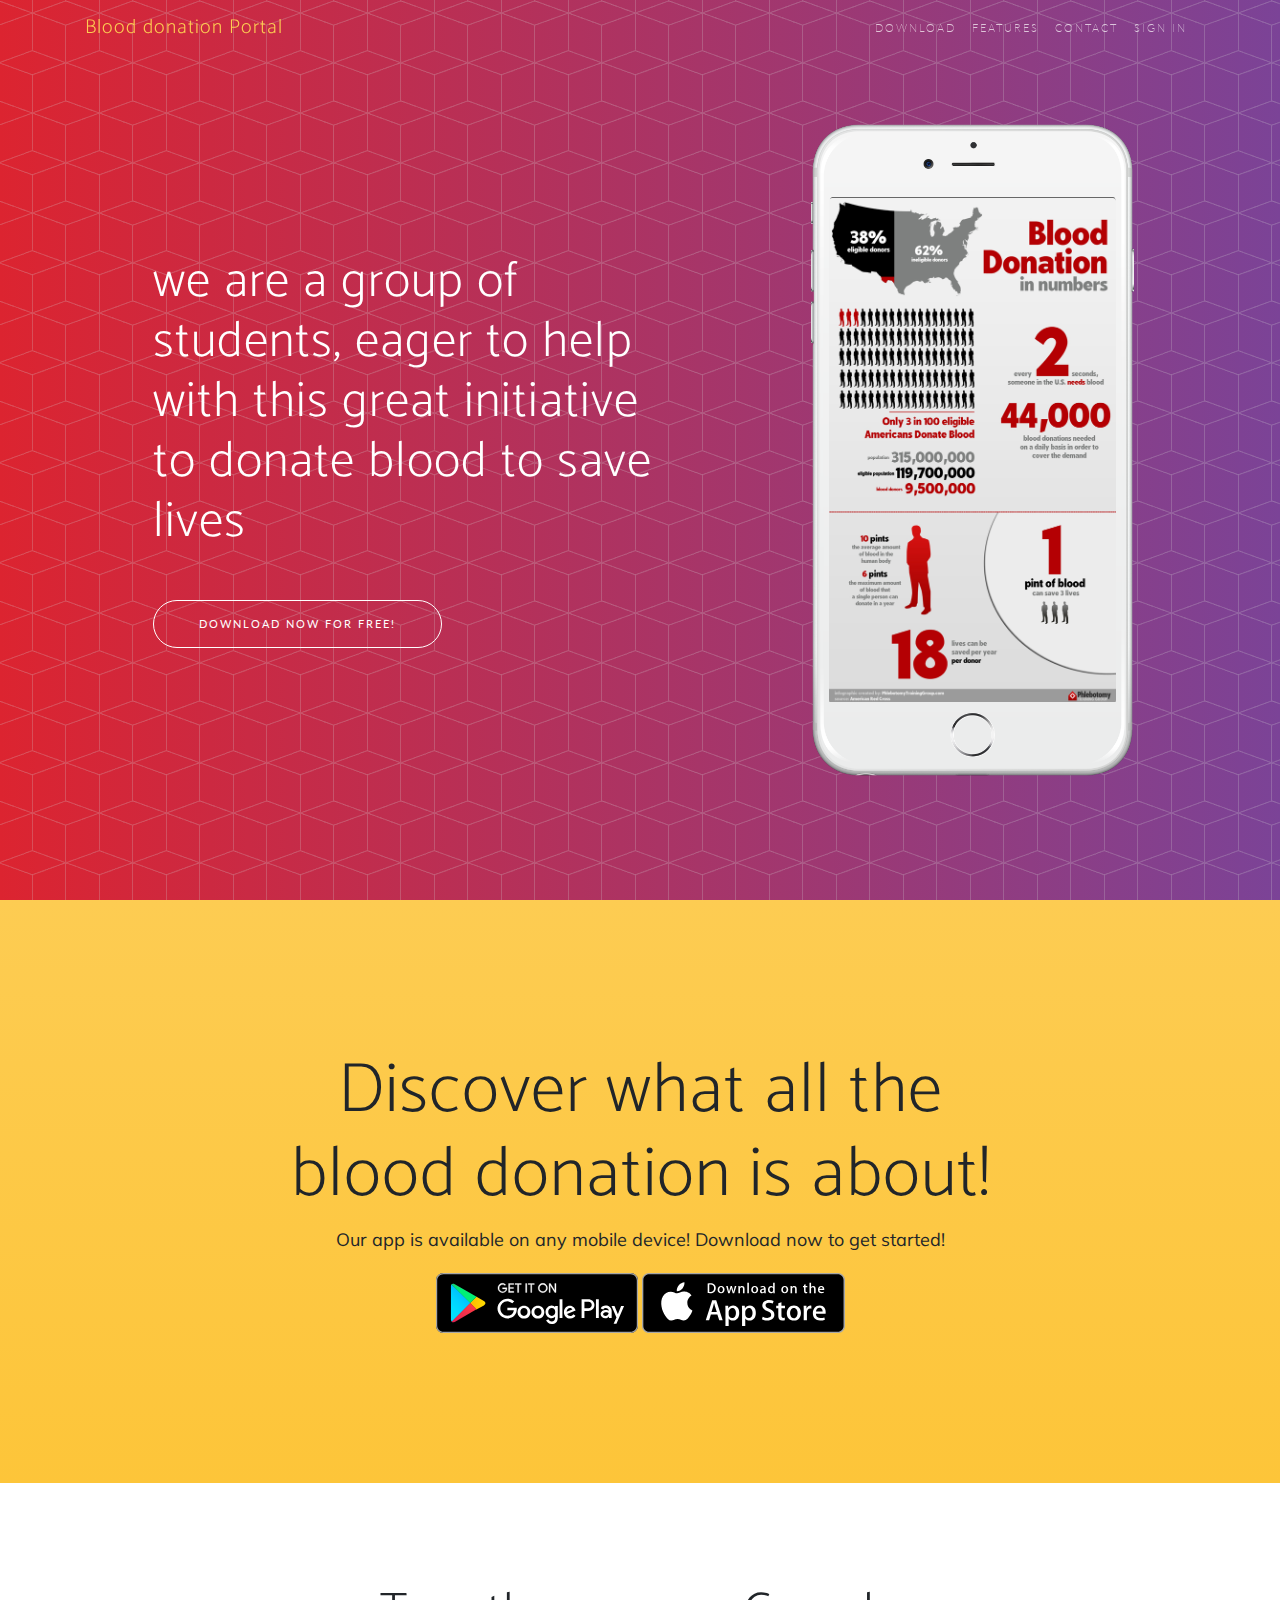
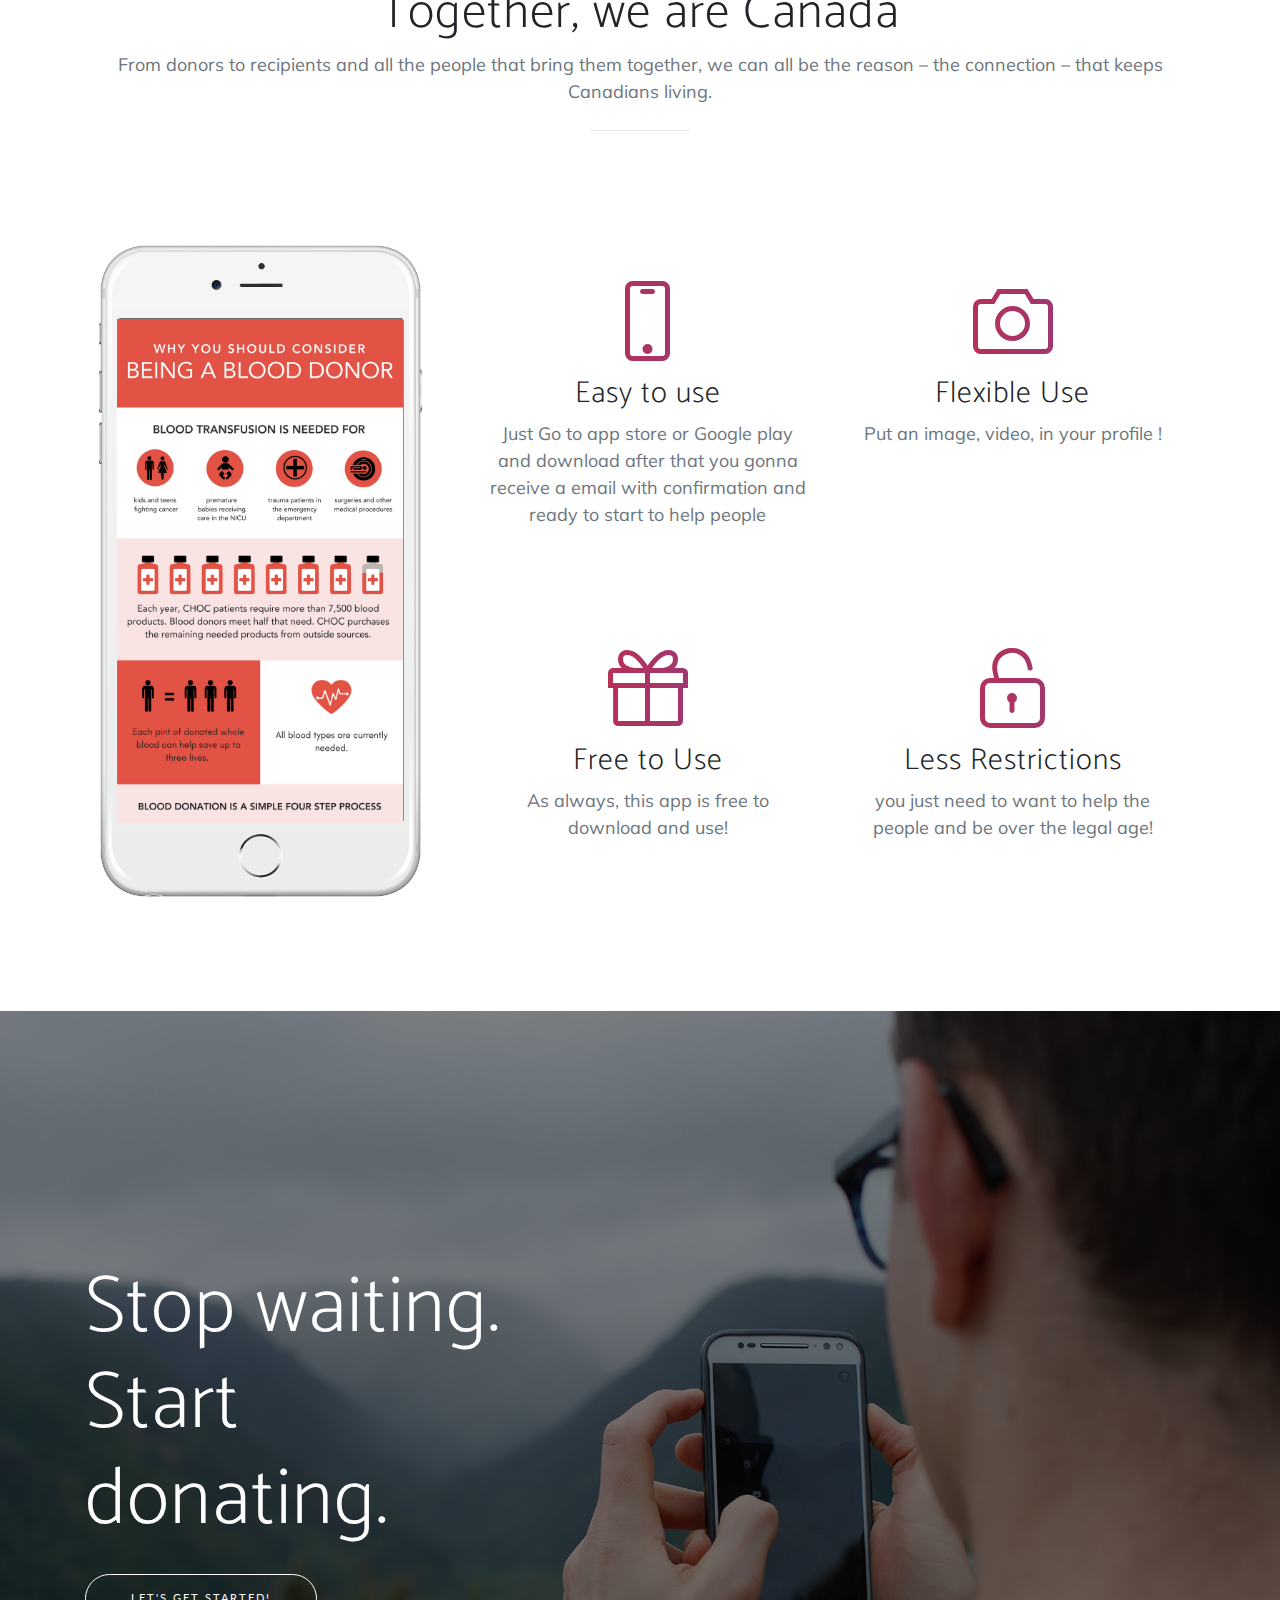
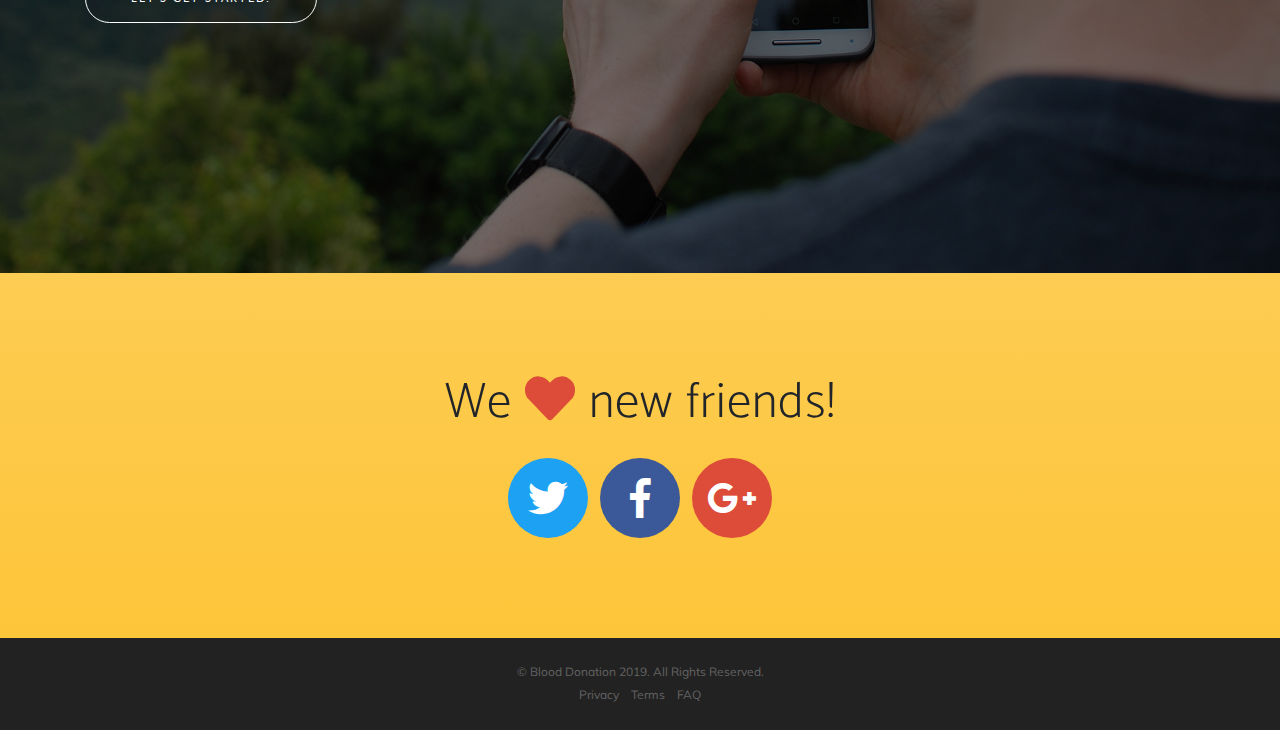
<file: index.html>
<!DOCTYPE html>
<html lang="en">

<head>

  <meta charset="utf-8">
  <meta name="viewport" content="width=device-width, initial-scale=1, shrink-to-fit=no">
  <meta name="description" content="">
  <meta name="author" content="">

  <title>Blood Donation</title>

  <!-- Bootstrap core CSS -->
  <link href="vendor/bootstrap/css/bootstrap.min.css" rel="stylesheet">

  <!-- Custom fonts for this template -->
  <link href="vendor/fontawesome-free/css/all.min.css" rel="stylesheet">
  <link rel="stylesheet" href="vendor/simple-line-icons/css/simple-line-icons.css">
  <link href="https://fonts.googleapis.com/css?family=Lato" rel="stylesheet">
  <link href="https://fonts.googleapis.com/css?family=Catamaran:100,200,300,400,500,600,700,800,900" rel="stylesheet">
  <link href="https://fonts.googleapis.com/css?family=Muli" rel="stylesheet">

  <!-- Plugin CSS -->
  <link rel="stylesheet" href="device-mockups/device-mockups.min.css">

  <!-- Custom styles for this template -->
  <link href="css/new-age.min.css" rel="stylesheet">

</head>

<body id="page-top">

  <!-- Navigation -->
  <nav class="navbar navbar-expand-lg navbar-light fixed-top" id="mainNav">
    <div class="container">
      <a class="navbar-brand js-scroll-trigger" href="#page-top">Blood donation Portal</a>
      <button class="navbar-toggler navbar-toggler-right" type="button" data-toggle="collapse" data-target="#navbarResponsive" aria-controls="navbarResponsive" aria-expanded="false" aria-label="Toggle navigation">
        Menu
        <i class="fas fa-bars"></i>
      </button>
      <div class="collapse navbar-collapse" id="navbarResponsive">
        <ul class="navbar-nav ml-auto">
          <li class="nav-item">
            <a class="nav-link js-scroll-trigger" href="#download">Download</a>
          </li>
          <li class="nav-item">
            <a class="nav-link js-scroll-trigger" href="#features">Features</a>
          </li>
          <li class="nav-item">
            <a class="nav-link js-scroll-trigger" href="#contact">Contact</a>
          </li>
          <li class="nav-item">
            <a class="nav-link js-scroll-trigger" href="login.html">Sign In</a>
          </li>
        </ul>
      </div>
    </div>
  </nav>

  <header class="masthead">
    <div class="container h-100">
      <div class="row h-100">
        <div class="col-lg-7 my-auto">
          <div class="header-content mx-auto">
            <h1 class="mb-5">we are a group of students, eager to help with this great initiative to donate blood to save lives </h1>
            <a href="#download" class="btn btn-outline btn-xl js-scroll-trigger">Download now for Free!</a>
          </div>
        </div>
        <div class="col-lg-5 my-auto">
          <div class="device-container">
            <div class="device-mockup iphone6_plus portrait white">
              <div class="device">
                <div class="screen">
                  <!-- Demo image for screen mockup, you can put an image here, some HTML, an animation, video, or anything else! -->
                  <img src="img/demo-screen-1.jpg" class="img-fluid" alt="">
                </div>
                <div class="button">
                  <!-- You can hook the "home button" to some JavaScript events or just remove it -->
                </div>
              </div>
            </div>
          </div>
        </div>
      </div>
    </div>
  </header>

  <section class="download bg-primary text-center" id="download">
    <div class="container">
      <div class="row">
        <div class="col-md-8 mx-auto">
          <h2 class="section-heading">Discover what all the blood donation is about!</h2>
          <p>Our app is available on any mobile device! Download now to get started!</p>
          <div class="badges">
            <a class="badge-link" href="https://play.google.com/store/apps/details?id=com.centennial.donateblood"><img src="img/google-play-badge.svg" alt=""></a>
            <a class="badge-link" href="#"><img src="img/app-store-badge.svg" alt=""></a>
          </div>
        </div>
      </div>
    </div>
  </section>

  <section class="features" id="features">
    <div class="container">
      <div class="section-heading text-center">
        <h2>Together, we are Canada </h2>
        <p class="text-muted">From donors to recipients and all the people that bring them together,
          we can all be the reason – the connection – that keeps Canadians living.</p>
        <hr>
      </div>
      <div class="row">
        <div class="col-lg-4 my-auto">
          <div class="device-container">
            <div class="device-mockup iphone6_plus portrait white">
              <div class="device">
                <div class="screen">
                  <!-- Demo image for screen mockup, you can put an image here, some HTML, an animation, video, or anything else! -->
                  <img src="img/demo-screen-2.png" class="img-fluid" alt="">
                </div>
                <div class="button">
                  <!-- You can hook the "home button" to some JavaScript events or just remove it -->
                </div>
              </div>
            </div>
          </div>
        </div>
        <div class="col-lg-8 my-auto">
          <div class="container-fluid">
            <div class="row">
              <div class="col-lg-6">
                <div class="feature-item">
                  <i class="icon-screen-smartphone text-primary"></i>
                  <h3>Easy to use</h3>
                  <p class="text-muted">Just Go to app store or Google play and download after that you gonna receive a email with confirmation and ready to start to help people</p>
                </div>
              </div>
              <div class="col-lg-6">
                <div class="feature-item">
                  <i class="icon-camera text-primary"></i>
                  <h3>Flexible Use</h3>
                  <p class="text-muted">Put an image, video, in your profile !</p>
                </div>
              </div>
            </div>
            <div class="row">
              <div class="col-lg-6">
                <div class="feature-item">
                  <i class="icon-present text-primary"></i>
                  <h3>Free to Use</h3>
                  <p class="text-muted">As always, this app is free to download and use!</p>
                </div>
              </div>
              <div class="col-lg-6">
                <div class="feature-item">
                  <i class="icon-lock-open text-primary"></i>
                  <h3>Less Restrictions</h3>
                  <p class="text-muted">you just need to want to help the people and be over the legal age!</p>
                </div>
              </div>
            </div>
          </div>
        </div>
      </div>
    </div>
  </section>

  <section class="cta">
    <div class="cta-content">
      <div class="container">
        <h2>Stop waiting.<br>Start donating.</h2>
        <a href="#contact" class="btn btn-outline btn-xl js-scroll-trigger">Let's Get Started!</a>
      </div>
    </div>
    <div class="overlay"></div>
  </section>

  <section class="contact bg-primary" id="contact">
    <div class="container">
      <h2>We
        <i class="fas fa-heart"></i>
        new friends!</h2>
      <ul class="list-inline list-social">
        <li class="list-inline-item social-twitter">
          <a href="#">
            <i class="fab fa-twitter"></i>
          </a>
        </li>
        <li class="list-inline-item social-facebook">
          <a href="#">
            <i class="fab fa-facebook-f"></i>
          </a>
        </li>
        <li class="list-inline-item social-google-plus">
          <a href="#">
            <i class="fab fa-google-plus-g"></i>
          </a>
        </li>
      </ul>
    </div>
  </section>

  <footer>
    <div class="container">
      <p>&copy; Blood Donation 2019. All Rights Reserved.</p>
      <ul class="list-inline">
        <li class="list-inline-item">
          <a href="#">Privacy</a>
        </li>
        <li class="list-inline-item">
          <a href="#">Terms</a>
        </li>
        <li class="list-inline-item">
          <a href="#">FAQ</a>
        </li>
      </ul>
    </div>
  </footer>

  <!-- Bootstrap core JavaScript -->
  <script src="vendor/jquery/jquery.min.js"></script>
  <script src="vendor/bootstrap/js/bootstrap.bundle.min.js"></script>

  <!-- Plugin JavaScript -->
  <script src="vendor/jquery-easing/jquery.easing.min.js"></script>

  <!-- Custom scripts for this template -->
  <script src="js/new-age.min.js"></script>

</body>

</html>
</file>
<file: vendor/simple-line-icons/css/simple-line-icons.css>
@font-face {
  font-family: 'simple-line-icons';
  src: url('../fonts/Simple-Line-Icons.eot?v=2.4.0');
  src: url('../fonts/Simple-Line-Icons.eot?v=2.4.0#iefix') format('embedded-opentype'), url('../fonts/Simple-Line-Icons.woff2?v=2.4.0') format('woff2'), url('../fonts/Simple-Line-Icons.ttf?v=2.4.0') format('truetype'), url('../fonts/Simple-Line-Icons.woff?v=2.4.0') format('woff'), url('../fonts/Simple-Line-Icons.svg?v=2.4.0#simple-line-icons') format('svg');
  font-weight: normal;
  font-style: normal;
}
/*
 Use the following CSS code if you want to have a class per icon.
 Instead of a list of all class selectors, you can use the generic [class*="icon-"] selector, but it's slower:
*/
.icon-user,
.icon-people,
.icon-user-female,
.icon-user-follow,
.icon-user-following,
.icon-user-unfollow,
.icon-login,
.icon-logout,
.icon-emotsmile,
.icon-phone,
.icon-call-end,
.icon-call-in,
.icon-call-out,
.icon-map,
.icon-location-pin,
.icon-direction,
.icon-directions,
.icon-compass,
.icon-layers,
.icon-menu,
.icon-list,
.icon-options-vertical,
.icon-options,
.icon-arrow-down,
.icon-arrow-left,
.icon-arrow-right,
.icon-arrow-up,
.icon-arrow-up-circle,
.icon-arrow-left-circle,
.icon-arrow-right-circle,
.icon-arrow-down-circle,
.icon-check,
.icon-clock,
.icon-plus,
.icon-minus,
.icon-close,
.icon-event,
.icon-exclamation,
.icon-organization,
.icon-trophy,
.icon-screen-smartphone,
.icon-screen-desktop,
.icon-plane,
.icon-notebook,
.icon-mustache,
.icon-mouse,
.icon-magnet,
.icon-energy,
.icon-disc,
.icon-cursor,
.icon-cursor-move,
.icon-crop,
.icon-chemistry,
.icon-speedometer,
.icon-shield,
.icon-screen-tablet,
.icon-magic-wand,
.icon-hourglass,
.icon-graduation,
.icon-ghost,
.icon-game-controller,
.icon-fire,
.icon-eyeglass,
.icon-envelope-open,
.icon-envelope-letter,
.icon-bell,
.icon-badge,
.icon-anchor,
.icon-wallet,
.icon-vector,
.icon-speech,
.icon-puzzle,
.icon-printer,
.icon-present,
.icon-playlist,
.icon-pin,
.icon-picture,
.icon-handbag,
.icon-globe-alt,
.icon-globe,
.icon-folder-alt,
.icon-folder,
.icon-film,
.icon-feed,
.icon-drop,
.icon-drawer,
.icon-docs,
.icon-doc,
.icon-diamond,
.icon-cup,
.icon-calculator,
.icon-bubbles,
.icon-briefcase,
.icon-book-open,
.icon-basket-loaded,
.icon-basket,
.icon-bag,
.icon-action-undo,
.icon-action-redo,
.icon-wrench,
.icon-umbrella,
.icon-trash,
.icon-tag,
.icon-support,
.icon-frame,
.icon-size-fullscreen,
.icon-size-actual,
.icon-shuffle,
.icon-share-alt,
.icon-share,
.icon-rocket,
.icon-question,
.icon-pie-chart,
.icon-pencil,
.icon-note,
.icon-loop,
.icon-home,
.icon-grid,
.icon-graph,
.icon-microphone,
.icon-music-tone-alt,
.icon-music-tone,
.icon-earphones-alt,
.icon-earphones,
.icon-equalizer,
.icon-like,
.icon-dislike,
.icon-control-start,
.icon-control-rewind,
.icon-control-play,
.icon-control-pause,
.icon-control-forward,
.icon-control-end,
.icon-volume-1,
.icon-volume-2,
.icon-volume-off,
.icon-calendar,
.icon-bulb,
.icon-chart,
.icon-ban,
.icon-bubble,
.icon-camrecorder,
.icon-camera,
.icon-cloud-download,
.icon-cloud-upload,
.icon-envelope,
.icon-eye,
.icon-flag,
.icon-heart,
.icon-info,
.icon-key,
.icon-link,
.icon-lock,
.icon-lock-open,
.icon-magnifier,
.icon-magnifier-add,
.icon-magnifier-remove,
.icon-paper-clip,
.icon-paper-plane,
.icon-power,
.icon-refresh,
.icon-reload,
.icon-settings,
.icon-star,
.icon-symbol-female,
.icon-symbol-male,
.icon-target,
.icon-credit-card,
.icon-paypal,
.icon-social-tumblr,
.icon-social-twitter,
.icon-social-facebook,
.icon-social-instagram,
.icon-social-linkedin,
.icon-social-pinterest,
.icon-social-github,
.icon-social-google,
.icon-social-reddit,
.icon-social-skype,
.icon-social-dribbble,
.icon-social-behance,
.icon-social-foursqare,
.icon-social-soundcloud,
.icon-social-spotify,
.icon-social-stumbleupon,
.icon-social-youtube,
.icon-social-dropbox,
.icon-social-vkontakte,
.icon-social-steam {
  font-family: 'simple-line-icons';
  speak: none;
  font-style: normal;
  font-weight: normal;
  font-variant: normal;
  text-transform: none;
  line-height: 1;
  /* Better Font Rendering =========== */
  -webkit-font-smoothing: antialiased;
  -moz-osx-font-smoothing: grayscale;
}
.icon-user:before {
  content: "\e005";
}
.icon-people:before {
  content: "\e001";
}
.icon-user-female:before {
  content: "\e000";
}
.icon-user-follow:before {
  content: "\e002";
}
.icon-user-following:before {
  content: "\e003";
}
.icon-user-unfollow:before {
  content: "\e004";
}
.icon-login:before {
  content: "\e066";
}
.icon-logout:before {
  content: "\e065";
}
.icon-emotsmile:before {
  content: "\e021";
}
.icon-phone:before {
  content: "\e600";
}
.icon-call-end:before {
  content: "\e048";
}
.icon-call-in:before {
  content: "\e047";
}
.icon-call-out:before {
  content: "\e046";
}
.icon-map:before {
  content: "\e033";
}
.icon-location-pin:before {
  content: "\e096";
}
.icon-direction:before {
  content: "\e042";
}
.icon-directions:before {
  content: "\e041";
}
.icon-compass:before {
  content: "\e045";
}
.icon-layers:before {
  content: "\e034";
}
.icon-menu:before {
  content: "\e601";
}
.icon-list:before {
  content: "\e067";
}
.icon-options-vertical:before {
  content: "\e602";
}
.icon-options:before {
  content: "\e603";
}
.icon-arrow-down:before {
  content: "\e604";
}
.icon-arrow-left:before {
  content: "\e605";
}
.icon-arrow-right:before {
  content: "\e606";
}
.icon-arrow-up:before {
  content: "\e607";
}
.icon-arrow-up-circle:before {
  content: "\e078";
}
.icon-arrow-left-circle:before {
  content: "\e07a";
}
.icon-arrow-right-circle:before {
  content: "\e079";
}
.icon-arrow-down-circle:before {
  content: "\e07b";
}
.icon-check:before {
  content: "\e080";
}
.icon-clock:before {
  content: "\e081";
}
.icon-plus:before {
  content: "\e095";
}
.icon-minus:before {
  content: "\e615";
}
.icon-close:before {
  content: "\e082";
}
.icon-event:before {
  content: "\e619";
}
.icon-exclamation:before {
  content: "\e617";
}
.icon-organization:before {
  content: "\e616";
}
.icon-trophy:before {
  content: "\e006";
}
.icon-screen-smartphone:before {
  content: "\e010";
}
.icon-screen-desktop:before {
  content: "\e011";
}
.icon-plane:before {
  content: "\e012";
}
.icon-notebook:before {
  content: "\e013";
}
.icon-mustache:before {
  content: "\e014";
}
.icon-mouse:before {
  content: "\e015";
}
.icon-magnet:before {
  content: "\e016";
}
.icon-energy:before {
  content: "\e020";
}
.icon-disc:before {
  content: "\e022";
}
.icon-cursor:before {
  content: "\e06e";
}
.icon-cursor-move:before {
  content: "\e023";
}
.icon-crop:before {
  content: "\e024";
}
.icon-chemistry:before {
  content: "\e026";
}
.icon-speedometer:before {
  content: "\e007";
}
.icon-shield:before {
  content: "\e00e";
}
.icon-screen-tablet:before {
  content: "\e00f";
}
.icon-magic-wand:before {
  content: "\e017";
}
.icon-hourglass:before {
  content: "\e018";
}
.icon-graduation:before {
  content: "\e019";
}
.icon-ghost:before {
  content: "\e01a";
}
.icon-game-controller:before {
  content: "\e01b";
}
.icon-fire:before {
  content: "\e01c";
}
.icon-eyeglass:before {
  content: "\e01d";
}
.icon-envelope-open:before {
  content: "\e01e";
}
.icon-envelope-letter:before {
  content: "\e01f";
}
.icon-bell:before {
  content: "\e027";
}
.icon-badge:before {
  content: "\e028";
}
.icon-anchor:before {
  content: "\e029";
}
.icon-wallet:before {
  content: "\e02a";
}
.icon-vector:before {
  content: "\e02b";
}
.icon-speech:before {
  content: "\e02c";
}
.icon-puzzle:before {
  content: "\e02d";
}
.icon-printer:before {
  content: "\e02e";
}
.icon-present:before {
  content: "\e02f";
}
.icon-playlist:before {
  content: "\e030";
}
.icon-pin:before {
  content: "\e031";
}
.icon-picture:before {
  content: "\e032";
}
.icon-handbag:before {
  content: "\e035";
}
.icon-globe-alt:before {
  content: "\e036";
}
.icon-globe:before {
  content: "\e037";
}
.icon-folder-alt:before {
  content: "\e039";
}
.icon-folder:before {
  content: "\e089";
}
.icon-film:before {
  content: "\e03a";
}
.icon-feed:before {
  content: "\e03b";
}
.icon-drop:before {
  content: "\e03e";
}
.icon-drawer:before {
  content: "\e03f";
}
.icon-docs:before {
  content: "\e040";
}
.icon-doc:before {
  content: "\e085";
}
.icon-diamond:before {
  content: "\e043";
}
.icon-cup:before {
  content: "\e044";
}
.icon-calculator:before {
  content: "\e049";
}
.icon-bubbles:before {
  content: "\e04a";
}
.icon-briefcase:before {
  content: "\e04b";
}
.icon-book-open:before {
  content: "\e04c";
}
.icon-basket-loaded:before {
  content: "\e04d";
}
.icon-basket:before {
  content: "\e04e";
}
.icon-bag:before {
  content: "\e04f";
}
.icon-action-undo:before {
  content: "\e050";
}
.icon-action-redo:before {
  content: "\e051";
}
.icon-wrench:before {
  content: "\e052";
}
.icon-umbrella:before {
  content: "\e053";
}
.icon-trash:before {
  content: "\e054";
}
.icon-tag:before {
  content: "\e055";
}
.icon-support:before {
  content: "\e056";
}
.icon-frame:before {
  content: "\e038";
}
.icon-size-fullscreen:before {
  content: "\e057";
}
.icon-size-actual:before {
  content: "\e058";
}
.icon-shuffle:before {
  content: "\e059";
}
.icon-share-alt:before {
  content: "\e05a";
}
.icon-share:before {
  content: "\e05b";
}
.icon-rocket:before {
  content: "\e05c";
}
.icon-question:before {
  content: "\e05d";
}
.icon-pie-chart:before {
  content: "\e05e";
}
.icon-pencil:before {
  content: "\e05f";
}
.icon-note:before {
  content: "\e060";
}
.icon-loop:before {
  content: "\e064";
}
.icon-home:before {
  content: "\e069";
}
.icon-grid:before {
  content: "\e06a";
}
.icon-graph:before {
  content: "\e06b";
}
.icon-microphone:before {
  content: "\e063";
}
.icon-music-tone-alt:before {
  content: "\e061";
}
.icon-music-tone:before {
  content: "\e062";
}
.icon-earphones-alt:before {
  content: "\e03c";
}
.icon-earphones:before {
  content: "\e03d";
}
.icon-equalizer:before {
  content: "\e06c";
}
.icon-like:before {
  content: "\e068";
}
.icon-dislike:before {
  content: "\e06d";
}
.icon-control-start:before {
  content: "\e06f";
}
.icon-control-rewind:before {
  content: "\e070";
}
.icon-control-play:before {
  content: "\e071";
}
.icon-control-pause:before {
  content: "\e072";
}
.icon-control-forward:before {
  content: "\e073";
}
.icon-control-end:before {
  content: "\e074";
}
.icon-volume-1:before {
  content: "\e09f";
}
.icon-volume-2:before {
  content: "\e0a0";
}
.icon-volume-off:before {
  content: "\e0a1";
}
.icon-calendar:before {
  content: "\e075";
}
.icon-bulb:before {
  content: "\e076";
}
.icon-chart:before {
  content: "\e077";
}
.icon-ban:before {
  content: "\e07c";
}
.icon-bubble:before {
  content: "\e07d";
}
.icon-camrecorder:before {
  content: "\e07e";
}
.icon-camera:before {
  content: "\e07f";
}
.icon-cloud-download:before {
  content: "\e083";
}
.icon-cloud-upload:before {
  content: "\e084";
}
.icon-envelope:before {
  content: "\e086";
}
.icon-eye:before {
  content: "\e087";
}
.icon-flag:before {
  content: "\e088";
}
.icon-heart:before {
  content: "\e08a";
}
.icon-info:before {
  content: "\e08b";
}
.icon-key:before {
  content: "\e08c";
}
.icon-link:before {
  content: "\e08d";
}
.icon-lock:before {
  content: "\e08e";
}
.icon-lock-open:before {
  content: "\e08f";
}
.icon-magnifier:before {
  content: "\e090";
}
.icon-magnifier-add:before {
  content: "\e091";
}
.icon-magnifier-remove:before {
  content: "\e092";
}
.icon-paper-clip:before {
  content: "\e093";
}
.icon-paper-plane:before {
  content: "\e094";
}
.icon-power:before {
  content: "\e097";
}
.icon-refresh:before {
  content: "\e098";
}
.icon-reload:before {
  content: "\e099";
}
.icon-settings:before {
  content: "\e09a";
}
.icon-star:before {
  content: "\e09b";
}
.icon-symbol-female:before {
  content: "\e09c";
}
.icon-symbol-male:before {
  content: "\e09d";
}
.icon-target:before {
  content: "\e09e";
}
.icon-credit-card:before {
  content: "\e025";
}
.icon-paypal:before {
  content: "\e608";
}
.icon-social-tumblr:before {
  content: "\e00a";
}
.icon-social-twitter:before {
  content: "\e009";
}
.icon-social-facebook:before {
  content: "\e00b";
}
.icon-social-instagram:before {
  content: "\e609";
}
.icon-social-linkedin:before {
  content: "\e60a";
}
.icon-social-pinterest:before {
  content: "\e60b";
}
.icon-social-github:before {
  content: "\e60c";
}
.icon-social-google:before {
  content: "\e60d";
}
.icon-social-reddit:before {
  content: "\e60e";
}
.icon-social-skype:before {
  content: "\e60f";
}
.icon-social-dribbble:before {
  content: "\e00d";
}
.icon-social-behance:before {
  content: "\e610";
}
.icon-social-foursqare:before {
  content: "\e611";
}
.icon-social-soundcloud:before {
  content: "\e612";
}
.icon-social-spotify:before {
  content: "\e613";
}
.icon-social-stumbleupon:before {
  content: "\e614";
}
.icon-social-youtube:before {
  content: "\e008";
}
.icon-social-dropbox:before {
  content: "\e00c";
}
.icon-social-vkontakte:before {
  content: "\e618";
}
.icon-social-steam:before {
  content: "\e620";
}
</file>
<file: device-mockups/device-mockups.min.css>
.device-mockup{position:relative;width:100%;padding-bottom:61.775701%}.device-mockup>.device{position:absolute;top:0;bottom:0;left:0;right:0;width:100%;height:100%;background-size:100% 100%;background-repeat:no-repeat;background-image:url(macbook/macbook.png)}.device-mockup>.device>.screen{position:absolute;top:11.0438729%;bottom:14.6747352%;left:13.364486%;right:13.364486%;overflow:hidden}.device-mockup>.device>.button{position:absolute;top:0;left:0;display:none;overflow:hidden;border-radius:100%;-webkit-border-radius:100%;-moz-border-radius:100%;cursor:pointer}.device-mockup.imac{padding-bottom:81.230769%}.device-mockup.imac>.device{background-image:url(imac/imac.png)}.device-mockup.imac>.device>.screen{top:8.20707071%;bottom:31.6919192%;left:6.61538462%;right:6.61538462%}.device-mockup.macbook{padding-bottom:61.775701%}.device-mockup.macbook>.device{background-image:url(macbook/macbook.png)}.device-mockup.macbook>.device>.screen{top:11.0438729%;bottom:14.6747352%;left:13.364486%;right:13.364486%}.device-mockup.macbook_2015{padding-bottom:57.5%}.device-mockup.macbook_2015.grey>.device,.device-mockup.macbook_2015>.device{background-image:url(macbook_2015/grey.png)}.device-mockup.macbook_2015.silver>.device,.device-mockup.macbook_2015>.device{background-image:url(macbook_2015/silver.png)}.device-mockup.macbook_2015.gold>.device,.device-mockup.macbook_2015>.device{background-image:url(macbook_2015/gold.png)}.device-mockup.macbook_2015>.device>.screen{top:7.5%;bottom:10.9%;left:12.46%;right:12.56%}.device-mockup.iphone5,.device-mockup.iphone5.portrait{padding-bottom:210.57%}.device-mockup.iphone5.landscape{padding-bottom:47.49%}.device-mockup.iphone5.black>.device,.device-mockup.iphone5.portrait.black>.device,.device-mockup.iphone5>.device{background-image:url(iphone5/iphone5_port_black.png)}.device-mockup.iphone5.landscape.black>.device,.device-mockup.iphone5.landscape>.device{background-image:url(iphone5/iphone5_land_black.png)}.device-mockup.iphone5.portrait.white>.device,.device-mockup.iphone5.white>.device{background-image:url(iphone5/iphone5_port_white.png)}.device-mockup.iphone5.landscape.white>.device{background-image:url(iphone5/iphone5_land_white.png)}.device-mockup.iphone5.portrait>.device>.screen,.device-mockup.iphone5>.device>.screen{top:14.78%;bottom:13.78%;left:8.77%;right:7.77%}.device-mockup.iphone5.landscape>.device>.screen{top:7.422488%;bottom:8.422488%;left:14.919127%;right:14.019127%}.device-mockup.iphone5.portrait>.device>.button,.device-mockup.iphone5>.device>.button{display:block;top:88.3%;bottom:2.5%;left:40%;right:40%}.device-mockup.iphone5.landscape>.device>.button{display:block;top:40%;bottom:41%;left:88.4%;right:2.3%}.device-mockup.iphone_se,.device-mockup.iphone_se.portrait{padding-bottom:209.83%}.device-mockup.iphone_se.landscape{padding-bottom:47.66%}.device-mockup.iphone_se.black>.device,.device-mockup.iphone_se.portrait.black>.device,.device-mockup.iphone_se>.device{background-image:url(iphone_se/iphone_se_port_black.png)}.device-mockup.iphone_se.landscape.black>.device,.device-mockup.iphone_se.landscape>.device{background-image:url(iphone_se/iphone_se_land_black.png)}.device-mockup.iphone_se.portrait.white>.device,.device-mockup.iphone_se.white>.device{background-image:url(iphone_se/iphone_se_port_white.png)}.device-mockup.iphone_se.landscape.white>.device{background-image:url(iphone_se/iphone_se_land_white.png)}.device-mockup.iphone_se.gold>.device,.device-mockup.iphone_se.portrait.gold>.device{background-image:url(iphone_se/iphone_se_port_gold.png)}.device-mockup.iphone_se.landscape.gold>.device{background-image:url(iphone_se/iphone_se_land_gold.png)}.device-mockup.iphone_se.portrait.rose>.device,.device-mockup.iphone_se.rose>.device{background-image:url(iphone_se/iphone_se_port_rose.png)}.device-mockup.iphone_se.landscape.rose>.device{background-image:url(iphone_se/iphone_se_land_rose.png)}.device-mockup.iphone_se.portrait>.device>.screen,.device-mockup.iphone_se>.device>.screen{top:16.28%;bottom:16.28%;left:11.77%;right:11.77%}.device-mockup.iphone_se.landscape>.device>.screen{top:11.722488%;bottom:11.722488%;left:16.0191273%;right:16.0191273%}.device-mockup.iphone_se.portrait>.device>.button,.device-mockup.iphone_se>.device>.button{display:block;top:86.3%;bottom:5.5%;left:42%;right:42%}.device-mockup.iphone_se.landscape>.device>.button{display:block;top:42%;bottom:42%;left:86.4%;right:5.1%}.device-mockup.iphone6,.device-mockup.iphone6.portrait{padding-bottom:207.19%}.device-mockup.iphone6.landscape{padding-bottom:48.76%}.device-mockup.iphone6.black>.device,.device-mockup.iphone6.portrait.black>.device,.device-mockup.iphone6>.device{background-image:url(iphone_6/iphone_6_port_black.png)}.device-mockup.iphone6.landscape.black>.device,.device-mockup.iphone6.landscape>.device{background-image:url(iphone_6/iphone_6_land_black.png)}.device-mockup.iphone6.portrait.white>.device,.device-mockup.iphone6.white>.device{background-image:url(iphone_6/iphone_6_port_white.png)}.device-mockup.iphone6.landscape.white>.device{background-image:url(iphone_6/iphone_6_land_white.png)}.device-mockup.iphone6.gold>.device,.device-mockup.iphone6.portrait.gold>.device{background-image:url(iphone_6/iphone_6_port_gold.png)}.device-mockup.iphone6.landscape.gold>.device{background-image:url(iphone_6/iphone_6_land_gold.png)}.device-mockup.iphone6.portrait>.device>.screen,.device-mockup.iphone6>.device>.screen{top:12.58%;bottom:12.88%;left:6.77%;right:6.77%}.device-mockup.iphone6.landscape>.device>.screen{top:6.77%;bottom:6.77%;left:12.58%;right:12.88%}.device-mockup.iphone6.portrait>.device>.button,.device-mockup.iphone6>.device>.button{display:block;top:88.6%;bottom:3.2%;left:42%;right:42%}.device-mockup.iphone6.landscape>.device>.button{display:block;top:42%;bottom:42%;left:88.6%;right:3.2%}.device-mockup.iphone6_plus,.device-mockup.iphone6_plus.portrait{padding-bottom:201.76%}.device-mockup.iphone6_plus.landscape{padding-bottom:49.56%}.device-mockup.iphone6_plus.black>.device,.device-mockup.iphone6_plus.portrait.black>.device,.device-mockup.iphone6_plus>.device{background-image:url(iphone_6_plus/iphone_6_plus_black_port.png)}.device-mockup.iphone6_plus.landscape.black>.device,.device-mockup.iphone6_plus.landscape>.device{background-image:url(iphone_6_plus/iphone_6_plus_black_land.png)}.device-mockup.iphone6_plus.portrait.white>.device,.device-mockup.iphone6_plus.white>.device{background-image:url(iphone_6_plus/iphone_6_plus_white_port.png)}.device-mockup.iphone6_plus.landscape.white>.device{background-image:url(iphone_6_plus/iphone_6_plus_white_land.png)}.device-mockup.iphone6_plus.gold>.device,.device-mockup.iphone6_plus.portrait.gold>.device{background-image:url(iphone_6_plus/iphone_6_plus_gold_port.png)}.device-mockup.iphone6_plus.landscape.gold>.device{background-image:url(iphone_6_plus/iphone_6_plus_gold_land.png)}.device-mockup.iphone6_plus.portrait>.device>.screen,.device-mockup.iphone6_plus>.device>.screen{top:11.58%;bottom:11.58%;left:5.97%;right:5.97%}.device-mockup.iphone6_plus.landscape>.device>.screen{top:5.97%;bottom:5.97%;left:11.38%;right:11.58%}.device-mockup.iphone6_plus.portrait>.device>.button,.device-mockup.iphone6_plus>.device>.button{display:block;top:89.9%;bottom:3.2%;left:43%;right:43%}.device-mockup.iphone6_plus.landscape>.device>.button{display:block;top:43%;bottom:43%;left:89.9%;right:3.2%}.device-mockup.ipad,.device-mockup.ipad.portrait{padding-bottom:128.406276%}.device-mockup.ipad.landscape{padding-bottom:79.9086758%}.device-mockup.ipad.black>.device,.device-mockup.ipad.portrait.black>.device,.device-mockup.ipad>.device{background-image:url(ipad/ipad_port_black.png)}.device-mockup.ipad.portrait.white>.device,.device-mockup.ipad.white>.device{background-image:url(ipad/ipad_port_white.png)}.device-mockup.ipad.landscape.black>.device,.device-mockup.ipad.landscape>.device{background-image:url(ipad/ipad_land_black.png)}.device-mockup.ipad.landscape.white>.device{background-image:url(ipad/ipad_land_white.png)}.device-mockup.ipad.portrait>.device>.screen,.device-mockup.ipad>.device>.screen{top:12.025723%;bottom:12.154341%;left:13.45995%;right:13.45995%}.device-mockup.ipad.landscape>.device>.screen{top:13.87755102%;bottom:13.87755102%;left:11.5459883%;right:11.5459883%}.device-mockup.ipad.portrait>.device>.button,.device-mockup.ipad>.device>.button{display:block;top:90.2%;bottom:5.5%;left:47.3%;right:47.3%}.device-mockup.ipad.landscape>.device>.button{display:block;top:47.3%;bottom:47.3%;left:90.8%;right:4.9%}.device-mockup.ipad_air,.device-mockup.ipad_air.portrait{padding-bottom:141.27%}.device-mockup.ipad_air.landscape{padding-bottom:70.79%}.device-mockup.ipad_air.grey>.device,.device-mockup.ipad_air.portrait.grey>.device,.device-mockup.ipad_air>.device{background-image:url(ipad_air/ipad_air_gray_port.png)}.device-mockup.ipad_air.portrait.silver>.device,.device-mockup.ipad_air.silver>.device{background-image:url(ipad_air/ipad_air_silver_port.png)}.device-mockup.ipad_air.landscape.grey>.device,.device-mockup.ipad_air.landscape>.device{background-image:url(ipad_air/ipad_air_gray_land.png)}.device-mockup.ipad_air.landscape.silver>.device{background-image:url(ipad_air/ipad_air_silver_land.png)}.device-mockup.ipad_air.portrait>.device>.screen,.device-mockup.ipad_air>.device>.screen{top:9.025723%;bottom:9.154341%;left:7.45995%;right:6.45995%}.device-mockup.ipad_air.landscape>.device>.screen{top:6.877551%;bottom:6.877551%;left:9.545988%;right:9.545988%}.device-mockup.ipad_air.portrait>.device>.button,.device-mockup.ipad_air>.device>.button{display:block;top:93.2%;bottom:2.5%;left:47.3%;right:47.3%}.device-mockup.ipad_air.landscape>.device>.button{display:block;top:47.3%;bottom:47.3%;left:93.1%;right:2.1%}.device-mockup.ipad_air_2,.device-mockup.ipad_air_2.portrait{padding-bottom:141.38%}.device-mockup.ipad_air_2.landscape{padding-bottom:70.73%}.device-mockup.ipad_air_2.grey>.device,.device-mockup.ipad_air_2.portrait.grey>.device,.device-mockup.ipad_air_2>.device{background-image:url(ipad_air_2/ipad_air_2_gray_port.png)}.device-mockup.ipad_air_2.portrait.silver>.device,.device-mockup.ipad_air_2.silver>.device{background-image:url(ipad_air_2/ipad_air_2_silver_port.png)}.device-mockup.ipad_air_2.gold>.device,.device-mockup.ipad_air_2.portrait.gold>.device{background-image:url(ipad_air_2/ipad_air_2_gold_port.png)}.device-mockup.ipad_air_2.landscape.grey>.device,.device-mockup.ipad_air_2.landscape>.device{background-image:url(ipad_air_2/ipad_air_2_gray_land.png)}.device-mockup.ipad_air_2.landscape.silver>.device{background-image:url(ipad_air_2/ipad_air_2_silver_land.png)}.device-mockup.ipad_air_2.landscape.gold>.device{background-image:url(ipad_air_2/ipad_air_2_gold_land.png)}.device-mockup.ipad_air_2.portrait>.device>.screen,.device-mockup.ipad_air_2>.device>.screen{top:9.025723%;bottom:8.854341%;left:6.15995%;right:6.15995%}.device-mockup.ipad_air_2.landscape>.device>.screen{top:6.277551%;bottom:6.277551%;left:8.545988%;right:8.545988%}.device-mockup.ipad_air_2.portrait>.device>.button,.device-mockup.ipad_air_2>.device>.button{display:block;top:93.2%;bottom:2.1%;left:46.3%;right:46.5%}.device-mockup.ipad_air_2.landscape>.device>.button{display:block;top:46.5%;bottom:46.8%;left:93.5%;right:1.9%}.device-mockup.ipad_pro,.device-mockup.ipad_pro.portrait{padding-bottom:138.63%}.device-mockup.ipad_pro.landscape{padding-bottom:72.14%}.device-mockup.ipad_pro.grey>.device,.device-mockup.ipad_pro.portrait.grey>.device,.device-mockup.ipad_pro>.device{background-image:url(ipad_pro/ipad_pro_port_black.png)}.device-mockup.ipad_pro.portrait.silver>.device,.device-mockup.ipad_pro.silver>.device{background-image:url(ipad_pro/ipad_pro_port_silver.png)}.device-mockup.ipad_pro.gold>.device,.device-mockup.ipad_pro.portrait.gold>.device{background-image:url(ipad_pro/ipad_pro_port_gold.png)}.device-mockup.ipad_pro.landscape.grey>.device,.device-mockup.ipad_pro.landscape>.device{background-image:url(ipad_pro/ipad_pro_land_black.png)}.device-mockup.ipad_pro.landscape.silver>.device{background-image:url(ipad_pro/ipad_pro_land_silver.png)}.device-mockup.ipad_pro.landscape.gold>.device{background-image:url(ipad_pro/ipad_pro_land_gold.png)}.device-mockup.ipad_pro.portrait>.device>.screen,.device-mockup.ipad_pro>.device>.screen{top:7.025723%;bottom:6.854341%;left:5.15995%;right:5.15995%}.device-mockup.ipad_pro.landscape>.device>.screen{top:5.177551%;bottom:5.177551%;left:6.945988%;right:6.945988%}.device-mockup.ipad_pro.portrait>.device>.button,.device-mockup.ipad_pro>.device>.button{display:block;top:94.9%;bottom:1.5%;left:47.3%;right:47.1%}.device-mockup.ipad_pro.landscape>.device>.button{display:block;top:47.5%;bottom:47.5%;left:94.8%;right:1.5%}.device-mockup.galaxy_s3,.device-mockup.galaxy_s3.portrait{padding-bottom:178.787879%}.device-mockup.galaxy_s3.landscape{padding-bottom:55.9322034%}.device-mockup.galaxy_s3.black>.device,.device-mockup.galaxy_s3.portrait.black>.device,.device-mockup.galaxy_s3>.device{background-image:url(galaxy_s3/s3_port_black.png)}.device-mockup.galaxy_s3.landscape.black>.device,.device-mockup.galaxy_s3.landscape>.device{background-image:url(galaxy_s3/s3_land_black.png)}.device-mockup.galaxy_s3.portrait.white>.device,.device-mockup.galaxy_s3.white>.device{background-image:url(galaxy_s3/s3_port_white.png)}.device-mockup.galaxy_s3.landscape.white>.device{background-image:url(galaxy_s3/s3_land_white.png)}.device-mockup.galaxy_s3.portrait>.device>.screen,.device-mockup.galaxy_s3>.device>.screen{top:12.3728814%;bottom:15.5367232%;left:13.8383838%;right:13.8383838%}.device-mockup.galaxy_s3.landscape>.device>.screen{top:13.8383838%;bottom:13.8383838%;left:12.3728814%;right:15.5367232%}.device-mockup.galaxy_s5,.device-mockup.galaxy_s5.portrait{padding-bottom:194.188862%}.device-mockup.galaxy_s5.landscape{padding-bottom:51.496259%}.device-mockup.galaxy_s5.black>.device,.device-mockup.galaxy_s5.portrait.black>.device,.device-mockup.galaxy_s5>.device{background-image:url(galaxy_s5/galaxy_s5_port_black.png)}.device-mockup.galaxy_s5.landscape.black>.device,.device-mockup.galaxy_s5.landscape>.device{background-image:url(galaxy_s5/galaxy_s5_land_black.png)}.device-mockup.galaxy_s5.portrait.white>.device,.device-mockup.galaxy_s5.white>.device{background-image:url(galaxy_s5/galaxy_s5_port_white.png)}.device-mockup.galaxy_s5.landscape.white>.device{background-image:url(galaxy_s5/galaxy_s5_land_white.png)}.device-mockup.galaxy_s5.portrait>.device>.screen,.device-mockup.galaxy_s5>.device>.screen{top:10.2%;bottom:10.1%;left:6.3%;right:6.4%}.device-mockup.galaxy_s5.landscape>.device>.screen{top:6.6%;bottom:6.2%;left:10.15%;right:10%}.device-mockup.galaxy_tab4,.device-mockup.galaxy_tab4.landscape{padding-bottom:72.689464%}.device-mockup.galaxy_tab4.black>.device,.device-mockup.galaxy_tab4.landscape.black>.device,.device-mockup.galaxy_tab4>.device{background-image:url(galaxy_tab4/galaxy_tab4_land_black.png)}.device-mockup.galaxy_tab4.landscape.white>.device,.device-mockup.galaxy_tab4.white>.device{background-image:url(galaxy_tab4/galaxy_tab4_land_white.png)}.device-mockup.galaxy_tab4.landscape>.device>.screen,.device-mockup.galaxy_tab4>.device>.screen{top:11.5%;bottom:11.5%;left:5.4%;right:5.2%}.device-mockup.lumia920,.device-mockup.lumia920.portrait{padding-bottom:172.796353%}.device-mockup.lumia920.landscape{padding-bottom:56.3330381%}.device-mockup.lumia920.portrait>.device,.device-mockup.lumia920>.device{background-image:url(lumia920/lumia920_port.png)}.device-mockup.lumia920.landscape>.device{background-image:url(lumia920/lumia920_land.png)}.device-mockup.lumia920.portrait>.device>.screen,.device-mockup.lumia920>.device>.screen{top:10.6420405%;bottom:18.9973615%;left:13.5258359%;right:13.5258359%}.device-mockup.lumia920.landscape>.device>.screen{top:12.2641509%;bottom:12.2641509%;left:10.5403012%;right:18.6005314%}.device-mockup.nexus7,.device-mockup.nexus7.portrait{padding-bottom:156.521739%}.device-mockup.nexus7.landscape{padding-bottom:63.6678201%}.device-mockup.nexus7.portrait>.device,.device-mockup.nexus7>.device{background-image:url(nexus7/nexus7_port.png)}.device-mockup.nexus7.landscape>.device{background-image:url(nexus7/nexus7_land.png)}.device-mockup.nexus7.portrait>.device>.screen,.device-mockup.nexus7>.device>.screen{top:13.1365741%;bottom:12.7893519%;left:13.7681159%;right:13.7681159%}.device-mockup.nexus7.landscape>.device>.screen{top:13.7681159%;bottom:13.7681159%;left:13.0911188%;right:13.0911188%}.device-mockup.surface,.device-mockup.surface.landscape{padding-bottom:64.7584973%}.device-mockup.surface.landscape>.device,.device-mockup.surface>.device{background-image:url(surface/surface.png)}.device-mockup.surface.landscape>.device>.screen,.device-mockup.surface>.device>.screen{top:14.5488029%;bottom:14.9171271%;left:9.36195587%;right:9.36195587%}.device-mockup.samsung_tv,.device-mockup.samsung_tv.landscape{padding-bottom:64.68%}.device-mockup.samsung_tv.landscape>.device,.device-mockup.samsung_tv>.device{background-image:url(samsung_tv/samsung_tv.png)}.device-mockup.samsung_tv.landscape>.device>.screen,.device-mockup.samsung_tv>.device>.screen{top:2.148803%;bottom:12.817127%;left:1.261956%;right:1.361956%}
</file>
<file: css/new-age.min.css>
/*!
 * Start Bootstrap - New Age v5.0.4 (https://startbootstrap.com/template-overviews/new-age)
 * Copyright 2013-2019 Start Bootstrap
 * Licensed under MIT (https://github.com/BlackrockDigital/startbootstrap-new-age/blob/master/LICENSE)
 */body,html{width:100%;height:100%}body{font-family:Muli,Helvetica,Arial,sans-serif}a{color:#fdcc52;-webkit-transition:all .35s;transition:all .35s}a:focus,a:hover{color:#fcbd20}hr{max-width:100px;margin:25px auto 0;border-width:1px;border-color:rgba(34,34,34,.1)}hr.light{border-color:#fff}h1,h2,h3,h4,h5,h6{font-family:Catamaran,Helvetica,Arial,sans-serif;font-weight:200;letter-spacing:1px}p{font-size:18px;line-height:1.5;margin-bottom:20px}section{padding:100px 0}section h2{font-size:50px}#mainNav{border-color:rgba(34,34,34,.05);background-color:#fff;-webkit-transition:all .35s;transition:all .35s;font-family:Catamaran,Helvetica,Arial,sans-serif;font-weight:200;letter-spacing:1px}#mainNav .navbar-brand{color:#fdcc52;font-family:Catamaran,Helvetica,Arial,sans-serif;font-weight:200;letter-spacing:1px}#mainNav .navbar-brand:focus,#mainNav .navbar-brand:hover{color:#fcbd20}#mainNav .navbar-toggler{font-size:12px;padding:8px 10px;color:#222}#mainNav .navbar-nav>li>a{font-size:11px;font-family:Lato,Helvetica,Arial,sans-serif;letter-spacing:2px;text-transform:uppercase}#mainNav .navbar-nav>li>a.active{color:#fdcc52!important;background-color:transparent}#mainNav .navbar-nav>li>a.active:hover{background-color:transparent}#mainNav .navbar-nav>li>a,#mainNav .navbar-nav>li>a:focus{color:#222}#mainNav .navbar-nav>li>a:focus:hover,#mainNav .navbar-nav>li>a:hover{color:#fdcc52}@media (min-width:992px){#mainNav{border-color:transparent;background-color:transparent}#mainNav .navbar-brand{color:fade(white,70%)}#mainNav .navbar-brand:focus,#mainNav .navbar-brand:hover{color:#fff}#mainNav .navbar-nav>li>a,#mainNav .navbar-nav>li>a:focus{color:rgba(255,255,255,.7)}#mainNav .navbar-nav>li>a:focus:hover,#mainNav .navbar-nav>li>a:hover{color:#fff}#mainNav.navbar-shrink{border-color:rgba(34,34,34,.1);background-color:#fff}#mainNav.navbar-shrink .navbar-brand{color:#222}#mainNav.navbar-shrink .navbar-brand:focus,#mainNav.navbar-shrink .navbar-brand:hover{color:#fdcc52}#mainNav.navbar-shrink .navbar-nav>li>a,#mainNav.navbar-shrink .navbar-nav>li>a:focus{color:#222}#mainNav.navbar-shrink .navbar-nav>li>a:focus:hover,#mainNav.navbar-shrink .navbar-nav>li>a:hover{color:#fdcc52}}header.masthead{position:relative;width:100%;padding-top:150px;padding-bottom:100px;color:#fff;background:url(../img/bg-pattern.png),#7b4397;background:url(../img/bg-pattern.png),-webkit-gradient(linear,right top,left top,from(#7b4397),to(#dc2430));background:url(../img/bg-pattern.png),linear-gradient(to left,#7b4397,#dc2430)}header.masthead .header-content{max-width:500px;margin-bottom:100px;text-align:center}header.masthead .header-content h1{font-size:30px}header.masthead .device-container{max-width:325px;margin-right:auto;margin-left:auto}header.masthead .device-container .screen img{border-radius:3px}@media (min-width:992px){header.masthead{height:100vh;min-height:775px;padding-top:0;padding-bottom:0}header.masthead .header-content{margin-bottom:0;text-align:left}header.masthead .header-content h1{font-size:50px}header.masthead .device-container{max-width:325px}}section.download{position:relative;padding:150px 0}section.download h2{font-size:50px;margin-top:0}section.download .badges .badge-link{display:block;margin-bottom:25px}section.download .badges .badge-link:last-child{margin-bottom:0}section.download .badges .badge-link img{height:60px}@media (min-width:768px){section.download .badges .badge-link{display:inline-block;margin-bottom:0}}@media (min-width:768px){section.download h2{font-size:70px}}section.features .section-heading{margin-bottom:100px}section.features .section-heading h2{margin-top:0}section.features .section-heading p{margin-bottom:0}section.features .device-container,section.features .feature-item{max-width:325px;margin:0 auto}section.features .device-container{margin-bottom:100px}@media (min-width:992px){section.features .device-container{margin-bottom:0}}section.features .feature-item{padding-top:50px;padding-bottom:50px;text-align:center}section.features .feature-item h3{font-size:30px}section.features .feature-item i{font-size:80px;display:block;margin-bottom:15px;background:-webkit-gradient(linear,right top,left top,from(#7b4397),to(#dc2430));background:linear-gradient(to left,#7b4397,#dc2430);-webkit-background-clip:text;-webkit-text-fill-color:transparent}section.cta{position:relative;padding:250px 0;background-image:url(../img/bg-cta.jpg);background-position:center;background-size:cover}section.cta .cta-content{position:relative;z-index:1}section.cta .cta-content h2{font-size:50px;max-width:450px;margin-top:0;margin-bottom:25px;color:#fff}@media (min-width:768px){section.cta .cta-content h2{font-size:80px}}section.cta .overlay{position:absolute;top:0;left:0;width:100%;height:100%;background-color:rgba(0,0,0,.5)}section.contact{text-align:center}section.contact h2{margin-top:0;margin-bottom:25px}section.contact h2 i{color:#dd4b39}section.contact ul.list-social{margin-bottom:0}section.contact ul.list-social li a{font-size:40px;line-height:80px;display:block;width:80px;height:80px;color:#fff;border-radius:100%}section.contact ul.list-social li.social-twitter a{background-color:#1da1f2}section.contact ul.list-social li.social-twitter a:hover{background-color:#0d95e8}section.contact ul.list-social li.social-facebook a{background-color:#3b5998}section.contact ul.list-social li.social-facebook a:hover{background-color:#344e86}section.contact ul.list-social li.social-google-plus a{background-color:#dd4b39}section.contact ul.list-social li.social-google-plus a:hover{background-color:#d73925}footer{padding:25px 0;text-align:center;color:rgba(255,255,255,.3);background-color:#222}footer p{font-size:12px;margin:0}footer ul{margin-bottom:0}footer ul li a{font-size:12px;color:rgba(255,255,255,.3)}footer ul li a.active,footer ul li a:active,footer ul li a:focus,footer ul li a:hover{text-decoration:none}.bg-primary{background:#fdcc52;background:-webkit-gradient(linear,left top,left bottom,from(#fdcc52),to(#fdc539));background:linear-gradient(#fdcc52,#fdc539)}.text-primary{color:#fdcc52}.no-gutter>[class*=col-]{padding-right:0;padding-left:0}.btn-outline{color:#fff;border:1px solid;border-color:#fff}.btn-outline.active,.btn-outline:active,.btn-outline:focus,.btn-outline:hover{color:#fff;border-color:#fdcc52;background-color:#fdcc52}.btn{border-radius:300px;font-family:Lato,Helvetica,Arial,sans-serif;letter-spacing:2px;text-transform:uppercase}.btn-xl{font-size:11px;padding:15px 45px}
</file>
